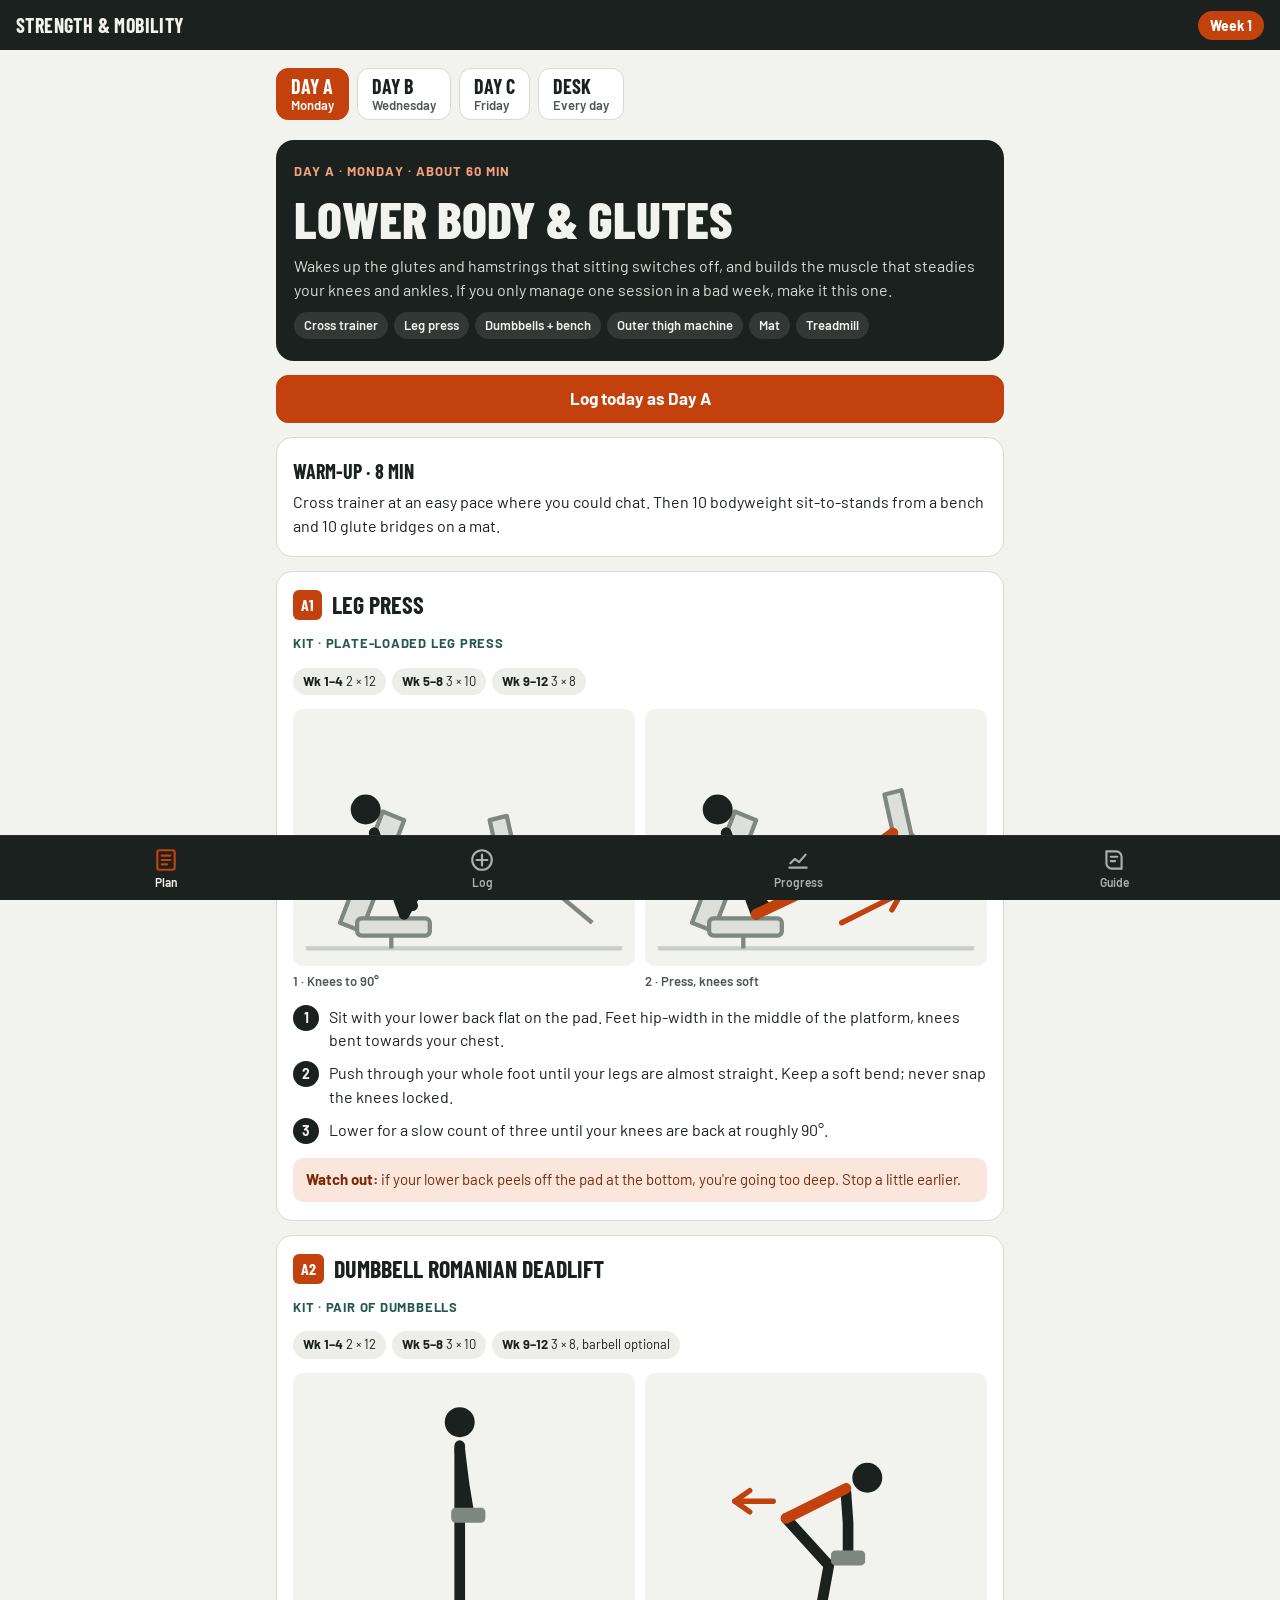
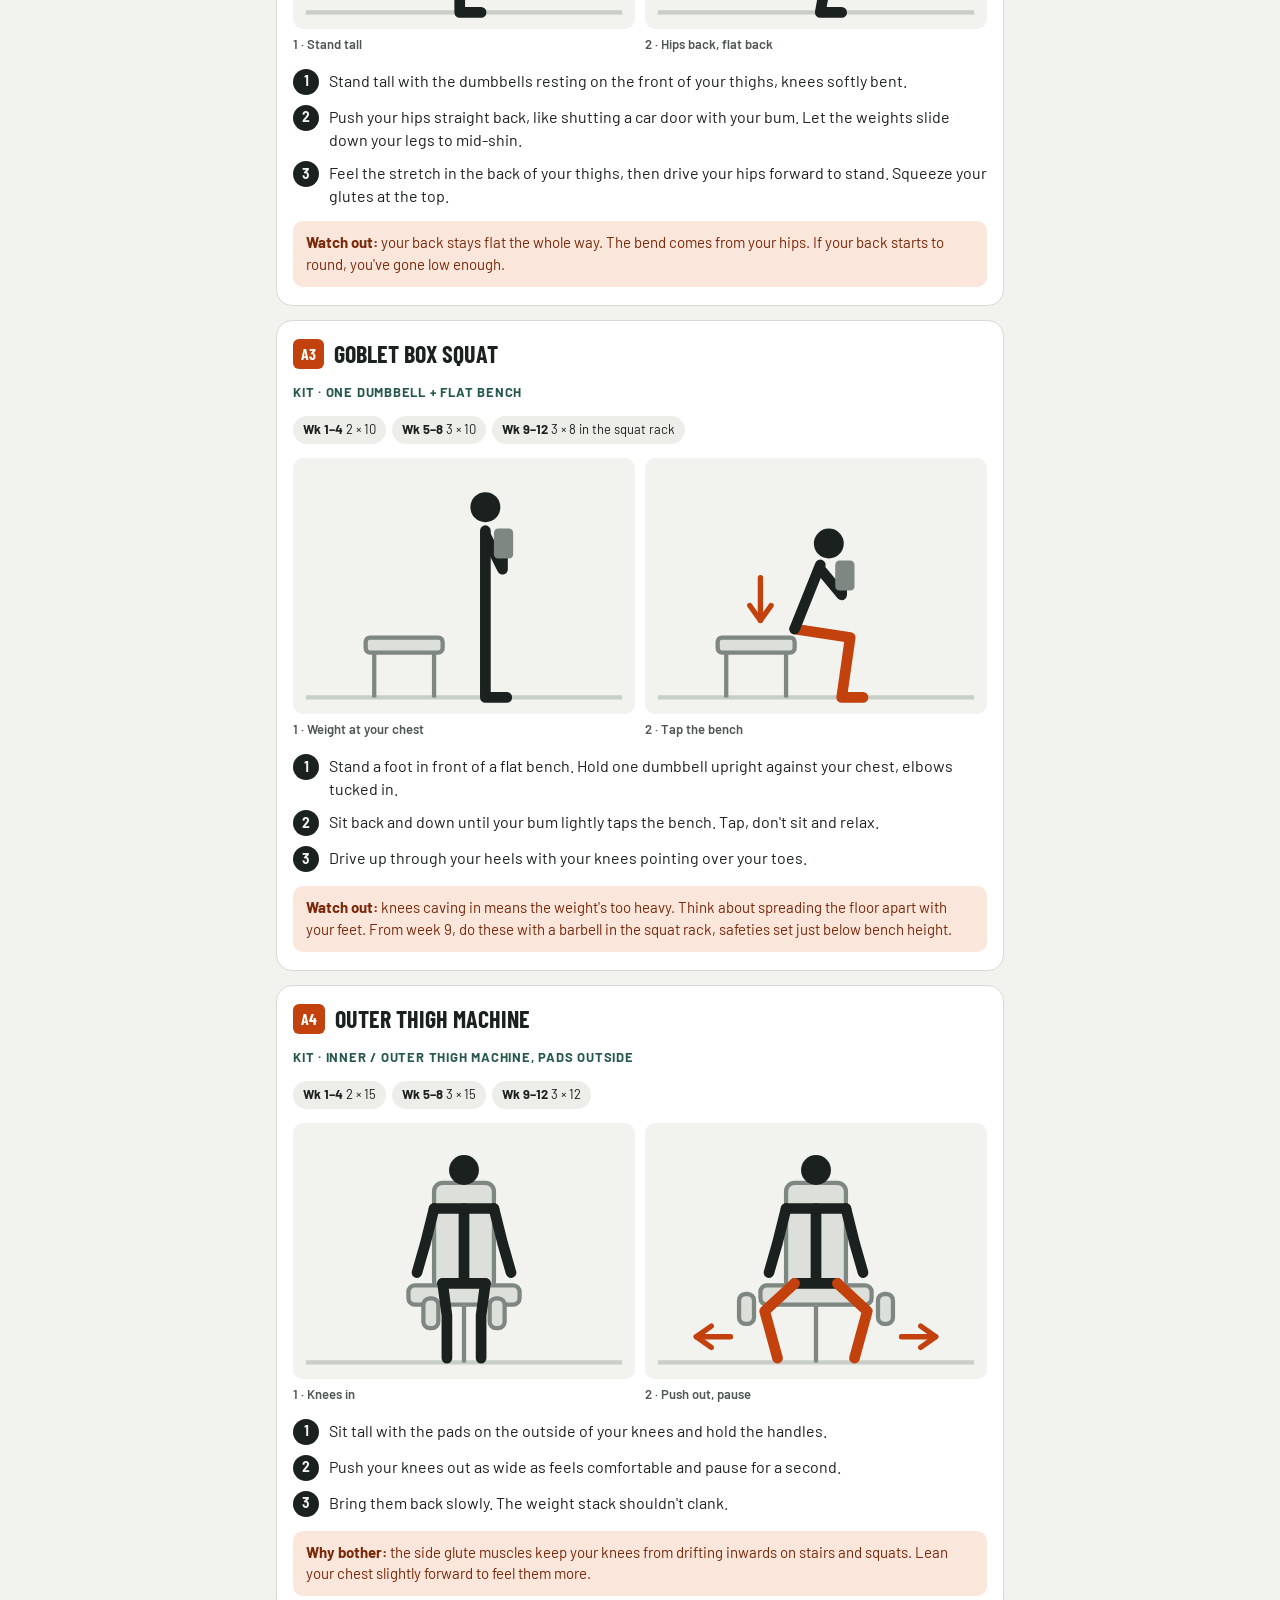
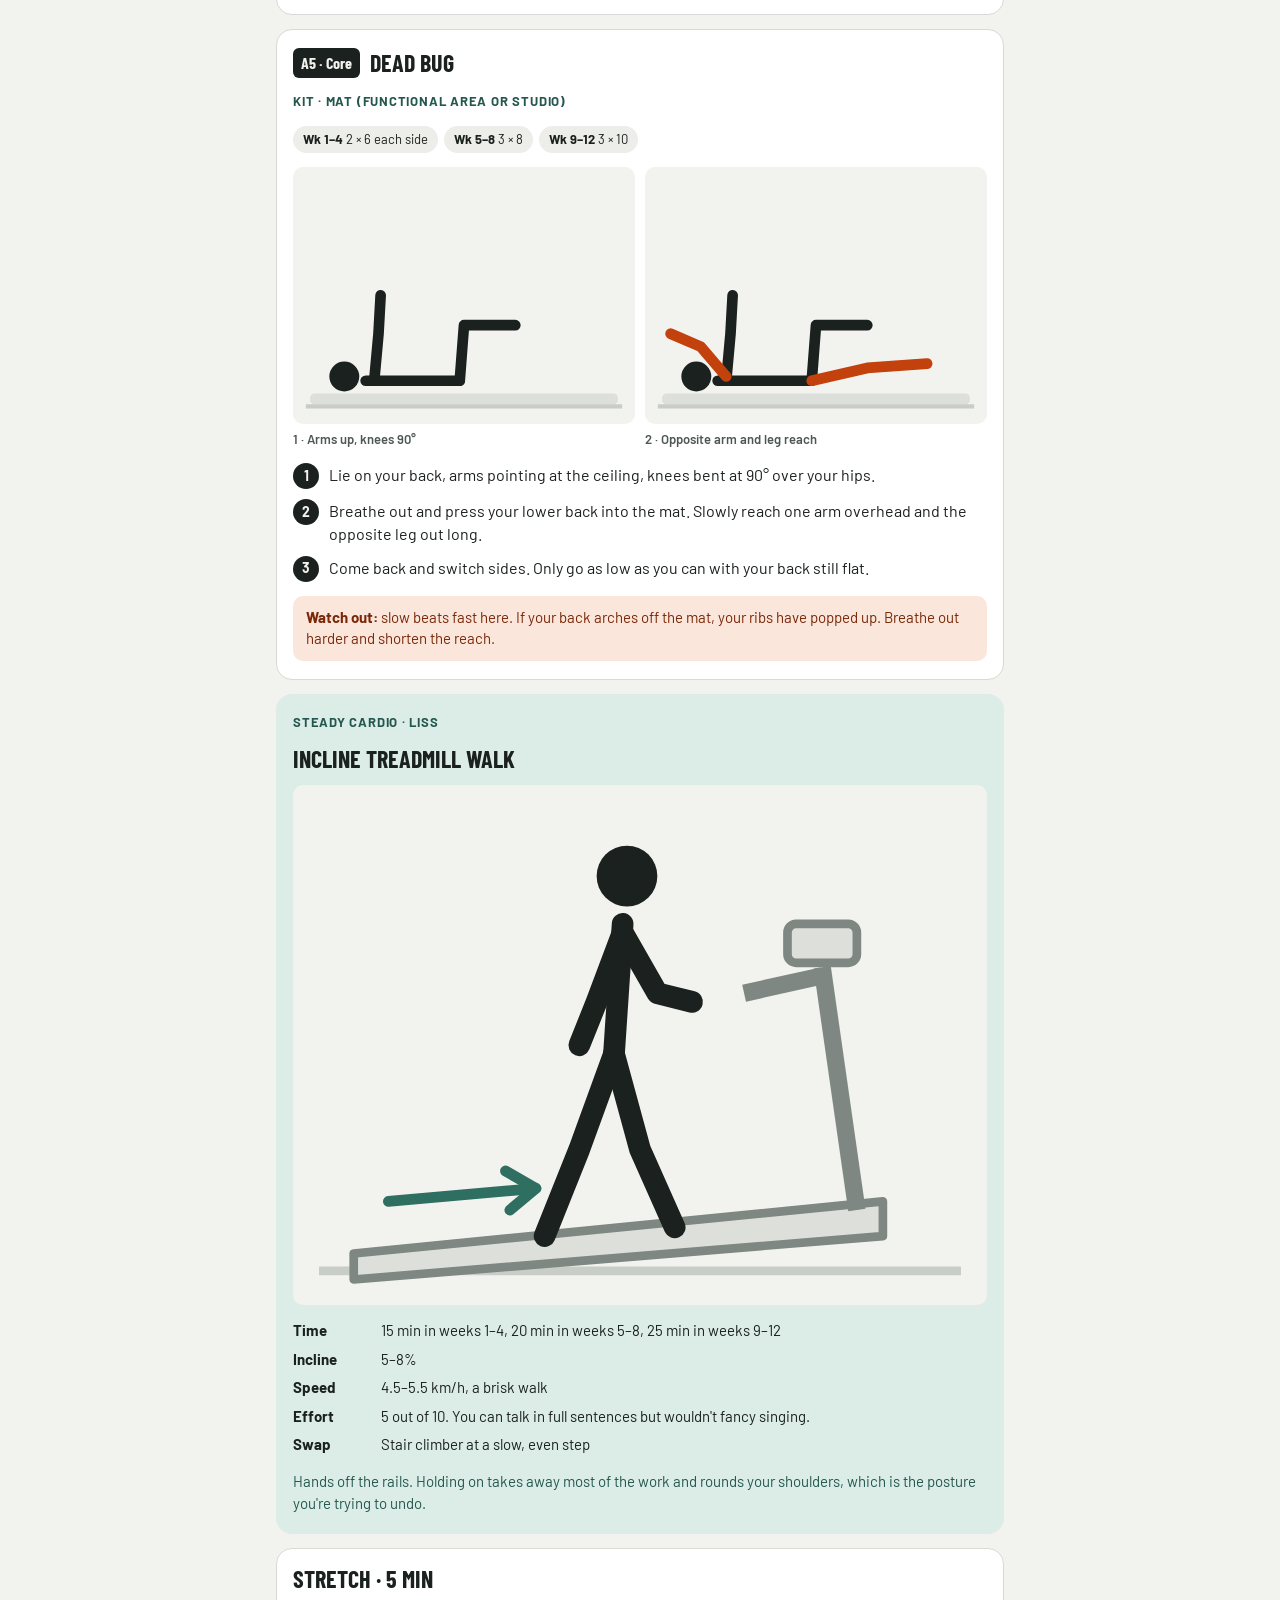
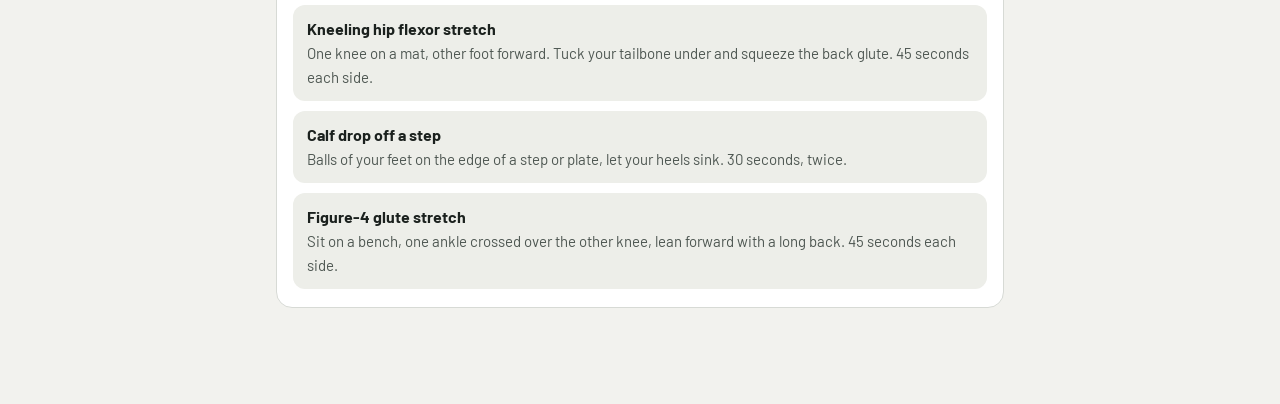
<file: index.html>
<!doctype html>
<html lang="en-GB">
<head>
<meta charset="utf-8">
<meta name="viewport" content="width=device-width, initial-scale=1, viewport-fit=cover">
<title>Strength &amp; Mobility</title>
<meta name="description" content="12-week strength and mobility plan with a training log.">
<meta name="theme-color" content="#1B211E">
<meta name="apple-mobile-web-app-capable" content="yes">
<meta name="mobile-web-app-capable" content="yes">
<meta name="apple-mobile-web-app-status-bar-style" content="black-translucent">
<meta name="apple-mobile-web-app-title" content="Strength">
<link rel="manifest" href="manifest.webmanifest">
<link rel="apple-touch-icon" href="icons/apple-touch-icon.png">
<link rel="icon" type="image/png" sizes="192x192" href="icons/icon-192.png">
<link rel="preconnect" href="https://fonts.googleapis.com">
<link rel="preconnect" href="https://fonts.gstatic.com" crossorigin>
<link rel="stylesheet" href="https://fonts.googleapis.com/css2?family=Barlow+Condensed:wght@600;700;800&family=Barlow:wght@400;500;600;700&display=swap">
<link rel="stylesheet" href="css/app.css">
</head>
<body>
<header class="topbar">
  <span class="brand">Strength &amp; Mobility</span>
  <span class="weekchip" id="weekchip">Week 1</span>
</header>

<main id="main">
  <!-- PLAN -->
  <section class="view" id="view-plan" aria-labelledby="t-plan">
    <h1 class="sr" id="t-plan">Plan</h1>
    <div class="daytabs" role="tablist" aria-label="Session" id="daytabs"></div>
    <div id="day"></div>
  </section>

  <!-- LOG -->
  <section class="view" id="view-log" hidden aria-labelledby="t-log">
    <div class="titlerow"><h1 id="t-log">Log a visit</h1><span id="edit-flag" class="pill teal" hidden>Editing a past visit</span></div>
    <div class="stats">
      <div class="stat"><b id="st-visits">0</b><span>visits logged</span></div>
      <div class="stat"><b id="st-this">0 / 3</b><span>gym days this week</span></div>
    </div>
    <form id="form" class="card" novalidate>
      <label class="field">Date<input type="date" id="visit-date" required></label>
      <fieldset class="seg" id="seg">
        <legend>Session</legend>
        <label><input type="radio" name="session" id="s-A" value="A"><span><b>Day A</b>Lower</span></label>
        <label><input type="radio" name="session" id="s-B" value="B"><span><b>Day B</b>Upper</span></label>
        <label><input type="radio" name="session" id="s-C" value="C"><span><b>Day C</b>Full body</span></label>
      </fieldset>
      <p class="caption" id="form-week"></p>
      <div class="exlist" id="exlist"></div>
      <div class="ex">
        <div class="exhead"><span class="check static"><span class="code teal">LISS</span><span id="cardio-name">Cardio</span></span></div>
        <div class="fields"><label class="field">Minutes<input type="number" id="cardio-min" inputmode="numeric" min="0" step="1"></label></div>
      </div>
      <label class="field">Notes<textarea id="notes" placeholder="How it felt, seat settings, anything to remember"></textarea></label>
      <p class="msg" id="form-msg" hidden></p>
      <div class="btns">
        <button type="submit" class="primary" id="save-btn">Save visit</button>
        <button type="button" id="cancel-btn" hidden>Cancel edit</button>
      </div>
    </form>
    <h2 class="sub">Past visits</h2>
    <div class="visits" id="visits"></div>
  </section>

  <!-- PROGRESS -->
  <section class="view" id="view-progress" hidden aria-labelledby="t-prog">
    <h1 id="t-prog">Progress</h1>
    <div class="card">
      <label class="field">Exercise<select id="ex-pick"></select></label>
      <div id="verdict"></div>
      <div class="chartbox" id="chartbox"></div>
      <p class="caption" id="chart-cap"></p>
      <details id="tbl-wrap"><summary>Show as a table</summary><div class="tablewrap" id="tbl"></div></details>
    </div>
  </section>

  <!-- GUIDE -->
  <section class="view" id="view-guide" hidden aria-labelledby="t-guide">
    <h1 id="t-guide">Guide</h1>
    <div id="guide"></div>
    <div class="card">
      <h2 class="sub">Your data</h2>
      <p>Everything you log stays on this phone, inside this app. Nothing is uploaded anywhere. Make a backup every couple of weeks and save it to Files or iCloud Drive, because deleting the app from your home screen also deletes its data.</p>
      <div class="btns">
        <button type="button" id="export-btn">Back up my log</button>
        <label class="filebtn">Restore a backup<input type="file" id="import-file" accept="application/json,.json"></label>
      </div>
      <p class="caption" id="data-msg"></p>
    </div>
    <p class="caption">General guidance for a healthy adult, not medical advice. Stop any exercise that causes sharp pain.</p>
  </section>
</main>

<nav class="tabbar" aria-label="Main">
  <button type="button" data-view="plan" aria-current="page"><svg viewBox="0 0 24 24" aria-hidden="true"><rect x="4" y="3" width="16" height="18" rx="2"/><path d="M8 8h8M8 12h8M8 16h5"/></svg><span>Plan</span></button>
  <button type="button" data-view="log"><svg viewBox="0 0 24 24" aria-hidden="true"><circle cx="12" cy="12" r="9"/><path d="M12 7v10M7 12h10"/></svg><span>Log</span></button>
  <button type="button" data-view="progress"><svg viewBox="0 0 24 24" aria-hidden="true"><path d="M4 19h16"/><path d="M5 15l4-4 4 3 6-7"/></svg><span>Progress</span></button>
  <button type="button" data-view="guide"><svg viewBox="0 0 24 24" aria-hidden="true"><path d="M5 4h9a5 5 0 0 1 5 5v11H10a5 5 0 0 1-5-5z"/><path d="M9 9h6M9 13h4"/></svg><span>Guide</span></button>
</nav>

<div class="toast" id="toast" role="status" aria-live="polite" hidden></div>

<script src="js/plan.js"></script>
<script src="js/app.js"></script>
</body>
</html>
</file>
<file: css/app.css>
/* Strength & Mobility app. Phone-first single column, bottom tab bar, iOS safe areas respected. */
:root{
  --bg:#F2F2EE; --surface:#FFFFFF; --sunken:#EDEEE9; --ink:#1B211E; --muted:#4E5752; --line:#D7DAD5;
  --accent:#C2410C; --on-accent:#FFFFFF; --accent-soft:#FBE6DC; --accent-ink:#7A2808;
  --teal:#2F6F62; --teal-soft:#DCEDE8; --teal-ink:#24574D; --grid:#E3E5E0; --plate:#F2F2EE;
  --bar:#1B211E; --on-bar:#F2F2EE; --bar-muted:#A9B1AC;
  --display:'Barlow Condensed','Arial Narrow',sans-serif;
  --body:'Barlow',-apple-system,'Helvetica Neue',Arial,sans-serif;
  --tabh:64px;
  color-scheme:light;
}
@media (prefers-color-scheme: dark){:root{
  --bg:#131816; --surface:#1C2220; --sunken:#252C29; --ink:#EEF0EC; --muted:#A9B1AC; --line:#323A36;
  --accent:#F0703F; --on-accent:#131816; --accent-soft:#3A2218; --accent-ink:#FFC3A8;
  --teal:#6FC2AE; --teal-soft:#1B3530; --teal-ink:#A9E0D2; --grid:#2A322E; --plate:#E9EAE5;
  --bar:#0E1211; --on-bar:#EEF0EC; --bar-muted:#8D9690;
  color-scheme:dark;
}}
*{box-sizing:border-box}
[hidden]{display:none!important}
html{-webkit-text-size-adjust:100%}
body{margin:0;background:var(--bg);color:var(--ink);font-family:var(--body);font-size:16px;line-height:1.5;
  padding-bottom:calc(var(--tabh) + env(safe-area-inset-bottom,0px));-webkit-tap-highlight-color:transparent}
.sr{position:absolute;width:1px;height:1px;overflow:hidden;clip:rect(0 0 0 0);white-space:nowrap}
img,svg{max-width:100%}
h1,h2,h3{font-family:var(--display);text-transform:uppercase;line-height:1;margin:0;text-wrap:balance}
h1{font-size:44px;font-weight:800}
h2{font-size:28px;font-weight:700}
h3{font-size:24px;font-weight:700}
p{margin:0}

/* top bar */
.topbar{position:sticky;top:0;z-index:5;background:var(--bar);color:var(--on-bar);
  padding:calc(env(safe-area-inset-top,0px) + 10px) 16px 10px;display:flex;justify-content:space-between;align-items:center}
.brand{font-family:var(--display);font-weight:700;font-size:20px;text-transform:uppercase;letter-spacing:.02em}
.weekchip{font-size:14px;font-weight:700;background:var(--accent);color:var(--on-accent);border-radius:999px;padding:4px 12px}

main{max-width:760px;margin:0 auto;padding-inline:16px;padding-block:18px 32px}
.view{display:flex;flex-direction:column;gap:18px}
.titlerow{display:flex;justify-content:space-between;align-items:center;gap:10px;flex-wrap:wrap}
.sub{margin-top:8px}

/* tab bar */
.tabbar{position:fixed;left:0;right:0;bottom:0;z-index:6;background:var(--bar);display:flex;
  padding:6px 8px calc(6px + env(safe-area-inset-bottom,0px));border-top:1px solid rgba(255,255,255,.06)}
.tabbar button{flex:1;background:none;border:0;color:var(--bar-muted);display:flex;flex-direction:column;align-items:center;gap:2px;
  font:600 12px var(--body);min-height:52px;cursor:pointer;border-radius:10px}
.tabbar svg{width:26px;height:26px;fill:none;stroke:currentColor;stroke-width:2;stroke-linecap:round;stroke-linejoin:round}
.tabbar button[aria-current="page"]{color:var(--on-bar)}
.tabbar button[aria-current="page"] svg{stroke:var(--accent)}

/* day tabs */
.daytabs{display:flex;gap:8px;overflow-x:auto;padding-bottom:2px;scrollbar-width:none}
.daytabs::-webkit-scrollbar{display:none}
#day{display:flex;flex-direction:column;gap:14px}
.daytabs button{flex:0 0 auto;flex-direction:column;align-items:flex-start;justify-content:center;min-height:52px;padding:6px 14px;border-radius:12px;border:1px solid var(--line);background:var(--surface);
  color:var(--muted);font:600 13px/1.15 var(--body);text-align:left;cursor:pointer}
.daytabs button b{display:block;font-family:var(--display);font-size:20px;text-transform:uppercase;color:var(--ink)}
.daytabs button[aria-selected="true"]{background:var(--accent);border-color:var(--accent);color:var(--on-accent)}
.daytabs button[aria-selected="true"] b{color:var(--on-accent)}

/* hero for a day */
.hero{background:var(--bar);color:var(--on-bar);border-radius:18px;padding:22px 18px;display:flex;flex-direction:column;gap:10px}
.hero.teal{background:var(--teal);color:#fff}
.hero .eyebrow{font-size:13px;font-weight:700;letter-spacing:.08em;text-transform:uppercase;color:#F5A27F}
.hero.teal .eyebrow{color:#DCEDE8}
.hero h2{font-size:40px;font-weight:800}
.hero p{color:#D9DCD6;font-size:16px}
.hero.teal p{color:#E8F3EF}
.kit{display:flex;flex-wrap:wrap;gap:6px}
.kit span{font-size:13px;font-weight:600;background:rgba(255,255,255,.1);padding:4px 10px;border-radius:999px}

.card{background:var(--surface);border:1px solid var(--line);border-radius:16px;padding:18px 16px;display:flex;flex-direction:column;gap:14px}
.strip{display:flex;flex-direction:column;gap:4px}
.strip b{font-family:var(--display);font-size:20px;text-transform:uppercase}

/* exercise card */
.exhead2{display:flex;align-items:center;gap:10px;flex-wrap:wrap}
.badge{font-family:var(--display);font-weight:700;font-size:16px;background:var(--accent);color:var(--on-accent);padding:3px 8px;border-radius:6px}
.badge.dark{background:var(--ink);color:var(--bg)}
.badge.teal{background:var(--teal);color:var(--surface)}
.kitline{font-size:13px;font-weight:700;letter-spacing:.06em;text-transform:uppercase;color:var(--teal-ink)}
.pills{display:flex;flex-wrap:wrap;gap:6px}
.pill{font-size:13px;padding:4px 10px;border-radius:999px;background:var(--sunken)}
.pill.teal{background:var(--teal-soft);color:var(--teal-ink);font-weight:600}
.pill b{font-weight:700}
.figs{display:grid;grid-template-columns:repeat(2,minmax(0,1fr));gap:10px}
.figs.one{grid-template-columns:minmax(0,1fr)}
figure{margin:0;display:flex;flex-direction:column;gap:6px;min-width:0}
svg.fig{display:block;width:100%;height:auto;background:var(--plate);border-radius:10px}
figcaption{font-size:13px;font-weight:600;color:var(--muted)}
ol.steps{list-style:none;margin:0;padding:0;display:flex;flex-direction:column;gap:10px}
ol.steps li{display:flex;gap:10px;align-items:flex-start;font-size:16px;line-height:1.45}
ol.steps li > span:first-child{flex:none;width:26px;height:26px;border-radius:13px;background:var(--ink);color:var(--bg);font-size:14px;font-weight:700;display:flex;align-items:center;justify-content:center}
.tip{background:var(--accent-soft);color:var(--accent-ink);border-radius:10px;padding:11px 13px;font-size:15px;line-height:1.45}
.tip strong{font-weight:700}
.cardio{background:var(--teal-soft);border-color:transparent}
.cardio .kv{display:grid;grid-template-columns:76px 1fr;gap:6px 12px;font-size:15px}
.cardio .note{color:var(--teal-ink);font-size:15px}
.stretches{display:flex;flex-direction:column;gap:10px}
.stretches div{background:var(--sunken);border-radius:12px;padding:12px 14px}
.stretches b{display:block}
.stretches span{font-size:15px;color:var(--muted)}
.startbtn{width:100%}

/* form */
label.field{display:flex;flex-direction:column;gap:6px;font-size:14px;font-weight:600;color:var(--muted);min-width:0}
input[type=date],input[type=number],input[type=text],select,textarea{font:inherit;font-size:17px;color:var(--ink);background:var(--bg);
  border:1px solid var(--line);border-radius:10px;padding:10px 12px;min-height:46px;width:100%;-webkit-appearance:none;appearance:none}
input[type=date]{max-width:220px}
select{background-image:linear-gradient(45deg,transparent 50%,var(--muted) 50%),linear-gradient(135deg,var(--muted) 50%,transparent 50%);
  background-position:calc(100% - 18px) 50%,calc(100% - 12px) 50%;background-size:6px 6px;background-repeat:no-repeat;padding-right:34px}
textarea{min-height:84px;resize:vertical}
:focus-visible{outline:3px solid var(--accent);outline-offset:2px}
.seg{display:flex;gap:8px;border:0;padding:0;margin:0;flex-wrap:wrap}
.seg legend{font-size:14px;font-weight:600;color:var(--muted);margin-bottom:6px;padding:0}
.seg label{position:relative;flex:1 1 90px;cursor:pointer}
.seg input{position:absolute;opacity:0;inset:0;margin:0}
.seg span{display:flex;flex-direction:column;justify-content:center;min-height:56px;padding:6px 12px;border-radius:12px;border:1px solid var(--line);
  background:var(--bg);font-size:13px;line-height:1.2;color:var(--muted)}
.seg span b{font-family:var(--display);font-size:22px;text-transform:uppercase;color:var(--ink)}
.seg input:checked+span{background:var(--accent);border-color:var(--accent);color:var(--on-accent)}
.seg input:checked+span b{color:var(--on-accent)}
.seg input:focus-visible+span{outline:3px solid var(--accent);outline-offset:2px}
.exlist{display:flex;flex-direction:column;gap:10px}
.ex{border:1px solid var(--line);border-radius:14px;padding:12px;display:flex;flex-direction:column;gap:10px;background:var(--surface)}
.ex.off{background:var(--sunken)}
.ex.off .fields{display:none}
.exhead{display:flex;justify-content:space-between;align-items:center;gap:8px;flex-wrap:wrap}
.check{display:flex;align-items:center;gap:10px;font-weight:600;font-size:17px;cursor:pointer;min-height:44px}
.check.static{cursor:default}
.check input{width:22px;height:22px;accent-color:var(--accent);margin:0}
.code{font-family:var(--display);font-weight:700;font-size:15px;background:var(--ink);color:var(--bg);border-radius:6px;padding:2px 7px}
.code.teal{background:var(--teal);color:var(--surface)}
.fields{display:grid;grid-template-columns:repeat(auto-fit,minmax(96px,1fr));gap:10px;align-items:end}
.shook{display:flex;align-items:center;gap:8px;font-size:15px;font-weight:600;min-height:46px;cursor:pointer;color:var(--muted)}
.shook input{width:20px;height:20px;accent-color:var(--accent);margin:0}
.btns{display:flex;flex-wrap:wrap;gap:10px;align-items:center}
button,.filebtn{font:inherit;font-weight:700;font-size:16px;border-radius:12px;min-height:48px;padding:0 18px;cursor:pointer;border:1px solid var(--line);
  background:var(--surface);color:var(--ink);display:inline-flex;align-items:center;justify-content:center;text-decoration:none}
.filebtn{position:relative;overflow:hidden}
.filebtn input{position:absolute;inset:0;opacity:0;cursor:pointer}
button.primary{background:var(--accent);border-color:var(--accent);color:var(--on-accent);font-size:17px;padding:0 24px}
button.small{min-height:44px;font-size:15px;padding:0 14px}
button.danger{background:var(--accent-soft);border-color:var(--accent-soft);color:var(--accent-ink)}
button:disabled{opacity:.5}
.msg{font-size:15px;color:var(--accent-ink);background:var(--accent-soft);padding:10px 14px;border-radius:10px}
.caption{font-size:14px;color:var(--muted)}
.stats{display:flex;gap:10px}
.stat{flex:1 1 0;background:var(--surface);border:1px solid var(--line);border-radius:14px;padding:12px 14px;display:flex;flex-direction:column}
.stat b{font-family:var(--display);font-size:30px;line-height:1;font-variant-numeric:tabular-nums}
.stat span{font-size:13px;color:var(--muted)}

/* progress */
.verdict{border-radius:14px;padding:13px 15px;font-size:16px;line-height:1.45}
.verdict.go{background:var(--teal-soft);color:var(--teal-ink)}
.verdict.stay{background:var(--sunken);color:var(--ink)}
.verdict.wobble{background:var(--accent-soft);color:var(--accent-ink)}
.verdict b{font-family:var(--display);font-size:22px;text-transform:uppercase;display:block;margin-bottom:2px}
.chartbox{position:relative;min-width:0}
.chartbox svg{display:block;width:100%;height:auto;overflow:visible}
.c-grid{stroke:var(--grid);stroke-width:1}
.c-base{stroke:var(--line);stroke-width:1}
.c-area{fill:var(--accent);opacity:.08}
.c-line{fill:none;stroke:var(--accent);stroke-width:2;stroke-linejoin:round;stroke-linecap:round}
.c-dot{fill:var(--accent);stroke:var(--surface);stroke-width:2}
.c-dot.hollow{fill:var(--surface);stroke:var(--accent);stroke-width:2.5}
.c-lbl{fill:var(--muted);font:12px var(--body)}
.c-end{fill:var(--ink);font:700 15px var(--body)}
.c-hit{fill:transparent;cursor:pointer}
.ctip{position:absolute;pointer-events:none;background:var(--ink);color:var(--bg);font-size:14px;padding:8px 10px;border-radius:8px;white-space:nowrap;
  transform:translate(-50%,-118%);font-variant-numeric:tabular-nums}
.tablewrap{overflow-x:auto}
table{border-collapse:collapse;width:100%;font-size:15px;font-variant-numeric:tabular-nums}
th,td{text-align:left;padding:9px 10px;border-bottom:1px solid var(--line);white-space:nowrap}
th{font-size:12px;text-transform:uppercase;letter-spacing:.06em;color:var(--muted)}
details summary{cursor:pointer;font-weight:600;min-height:44px;display:flex;align-items:center}
.empty{border:2px dashed var(--line);border-radius:14px;padding:26px 18px;text-align:center;color:var(--muted)}
.empty b{display:block;font-family:var(--display);font-size:22px;text-transform:uppercase;color:var(--ink);margin-bottom:4px}

/* history */
.visits{display:flex;flex-direction:column;gap:10px}
.visit{background:var(--surface);border:1px solid var(--line);border-radius:14px;padding:14px;display:flex;flex-direction:column;gap:10px}
.visit header{display:flex;justify-content:space-between;align-items:baseline;gap:8px;flex-wrap:wrap}
.visit h3{font-size:22px}
.visit ul{margin:0;padding:0;list-style:none;display:flex;flex-direction:column;gap:4px;font-size:15px}
.visit li{display:flex;justify-content:space-between;gap:12px;border-bottom:1px dotted var(--line);padding-bottom:4px}
.visit li span:last-child{font-variant-numeric:tabular-nums;color:var(--muted);text-align:right}
.flag{color:var(--accent-ink);font-weight:600}
.vnote{font-size:15px;color:var(--muted);font-style:italic}

/* guide */
.guide-sec{display:flex;flex-direction:column;gap:8px}
.guide-sec p{font-size:16px;line-height:1.55}
.gp{background:var(--accent-soft);color:var(--accent-ink);border-radius:12px;padding:14px 16px}

.toast{position:fixed;left:50%;bottom:calc(var(--tabh) + 16px + env(safe-area-inset-bottom,0px));transform:translateX(-50%);
  background:var(--ink);color:var(--bg);padding:12px 20px;border-radius:12px;font-weight:600;z-index:10;white-space:nowrap}
@media (min-width:640px){h1{font-size:56px}.hero h2{font-size:52px}}
</file>
